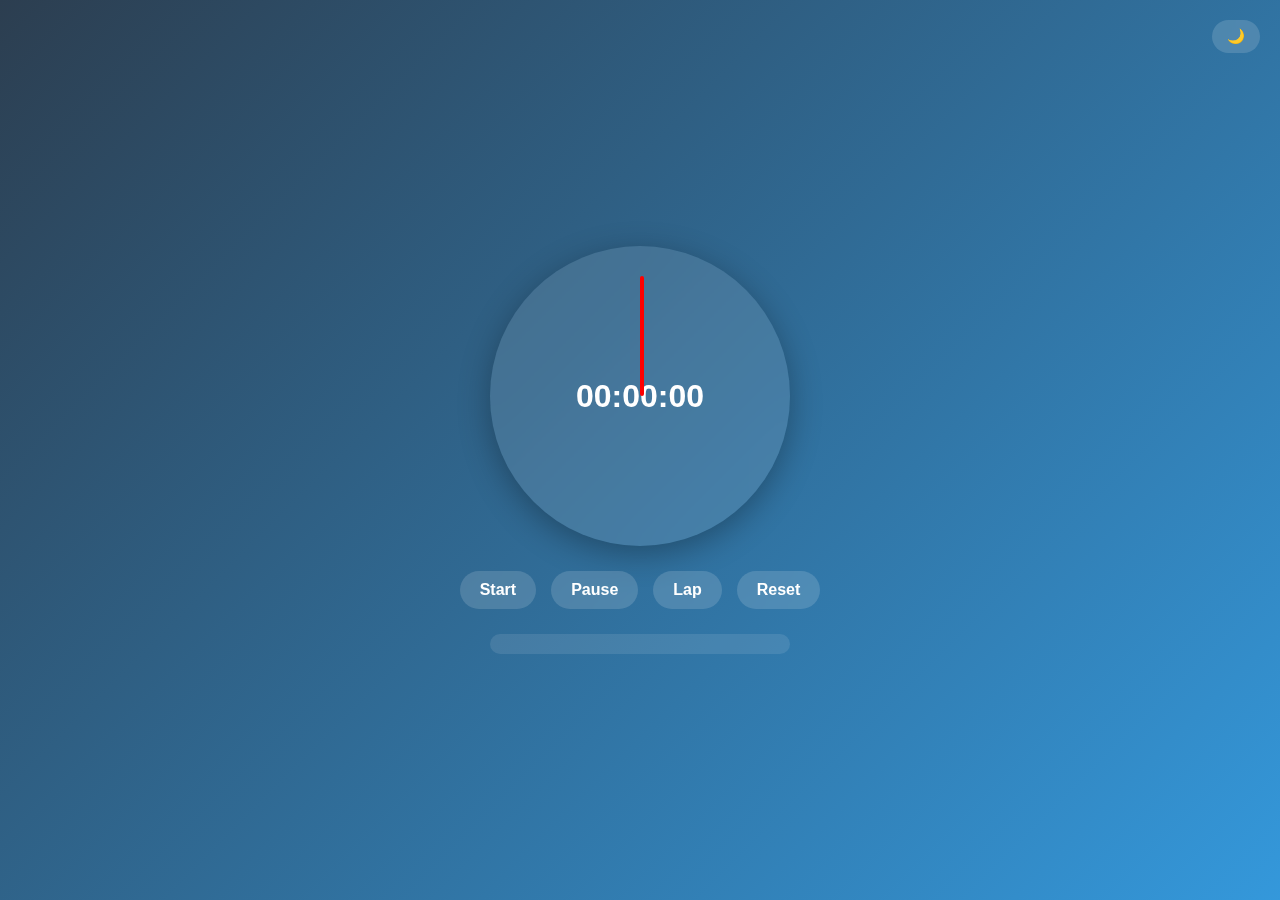
<file: PRODIGY_WD_02/index.html>
<!DOCTYPE html>
<html lang="en">
<head>
  <meta charset="UTF-8">
  <meta name="viewport" content="width=device-width, initial-scale=1.0">
  <title>Stopwatch</title>
  <style>
    body {
      margin: 0;
      font-family: 'Segoe UI', sans-serif;
      display: flex;
      justify-content: center;
      align-items: center;
      flex-direction: column;
      min-height: 100vh;
      background: linear-gradient(135deg, #2c3e50, #3498db);
      color: white;
    }

    .stopwatch {
      position: relative;
      width: 300px;
      height: 300px;
      border-radius: 50%;
      background: rgba(255, 255, 255, 0.1);
      backdrop-filter: blur(15px);
      display: flex;
      justify-content: center;
      align-items: center;
      box-shadow: 0 8px 32px rgba(0, 0, 0, 0.3);
    }

    .time {
      font-size: 2rem;
      font-weight: bold;
    }

    .needle {
      position: absolute;
      width: 4px;
      height: 120px;
      background: red;
      top: 30px;
      left: 50%;
      transform-origin: bottom center;
      transform: rotate(0deg);
      border-radius: 2px;
    }

    .controls {
      margin-top: 25px;
      display: flex;
      gap: 15px;
    }

    button {
      padding: 10px 20px;
      font-size: 1rem;
      font-weight: bold;
      border: none;
      border-radius: 25px;
      cursor: pointer;
      transition: 0.3s;
      background: rgba(255, 255, 255, 0.15);
      color: white;
      backdrop-filter: blur(5px);
    }

    button:hover {
      background: rgba(255, 255, 255, 0.3);
      transform: scale(1.1);
    }

    .laps {
      margin-top: 25px;
      width: 280px;
      max-height: 150px;
      overflow-y: auto;
      padding: 10px;
      background: rgba(255, 255, 255, 0.1);
      border-radius: 12px;
      text-align: left;
    }

    .laps div {
      padding: 5px;
      border-bottom: 1px solid rgba(255, 255, 255, 0.3);
      font-size: 1rem;
    }

    .theme-toggle {
      position: absolute;
      top: 20px;
      right: 20px;
      cursor: pointer;
      padding: 8px 15px;
      border-radius: 20px;
      background: rgba(255,255,255,0.15);
      backdrop-filter: blur(10px);
      font-weight: bold;
      font-size: 0.9rem;
    }
  </style>
</head>
<body>
  <div class="theme-toggle" onclick="toggleTheme()">🌙</div>
  <div class="stopwatch">
    <div class="needle" id="needle"></div>
    <div class="time" id="display">00:00:00</div>
  </div>

  <div class="controls">
    <button onclick="start()">Start</button>
    <button onclick="pause()">Pause</button>
    <button onclick="lap()">Lap</button>
    <button onclick="reset()">Reset</button>
  </div>

  <div class="laps" id="laps"></div>

  <audio id="tick-sound" src="https://www.soundjay.com/clock/sounds/clock-ticking-1.mp3"></audio>

  <script>
    let startTime, updatedTime, difference = 0, timerInterval;
    let isRunning = false;
    const display = document.getElementById("display");
    const needle = document.getElementById("needle");
    const tickSound = document.getElementById("tick-sound");

    function updateDisplay() {
      updatedTime = new Date().getTime() - startTime + difference;
      let hours = Math.floor((updatedTime / (1000 * 60 * 60)) % 24);
      let minutes = Math.floor((updatedTime / (1000 * 60)) % 60);
      let seconds = Math.floor((updatedTime / 1000) % 60);

      display.innerHTML = 
        (hours < 10 ? "0" : "") + hours + ":" + 
        (minutes < 10 ? "0" : "") + minutes + ":" + 
        (seconds < 10 ? "0" : "") + seconds;

      // Rotate needle
      let rotation = (seconds % 60) * 6; 
      needle.style.transform = `rotate(${rotation}deg)`;
    }

    function start() {
      if (!isRunning) {
        startTime = new Date().getTime();
        timerInterval = setInterval(updateDisplay, 1000);
        tickSound.play();
        tickSound.loop = true;
        isRunning = true;
      }
    }

    function pause() {
      if (isRunning) {
        clearInterval(timerInterval);
        difference += new Date().getTime() - startTime;
        tickSound.pause(); // stop ticking
        isRunning = false;
      }
    }

    function reset() {
      clearInterval(timerInterval);
      display.innerHTML = "00:00:00";
      needle.style.transform = "rotate(0deg)";
      difference = 0;
      tickSound.pause();
      tickSound.currentTime = 0;
      isRunning = false;
      document.getElementById("laps").innerHTML = "";
    }

    function lap() {
      if (isRunning) {
        const laps = document.getElementById("laps");
        const newLap = document.createElement("div");
        newLap.textContent = display.innerHTML;
        laps.appendChild(newLap);
      }
    }

    function toggleTheme() {
      document.body.classList.toggle("dark-mode");
      if (document.body.classList.contains("dark-mode")) {
        document.body.style.background = "linear-gradient(135deg, #000000, #434343)";
      } else {
        document.body.style.background = "linear-gradient(135deg, #2c3e50, #3498db)";
      }
    }
  </script>
</body>
</html>
</file>
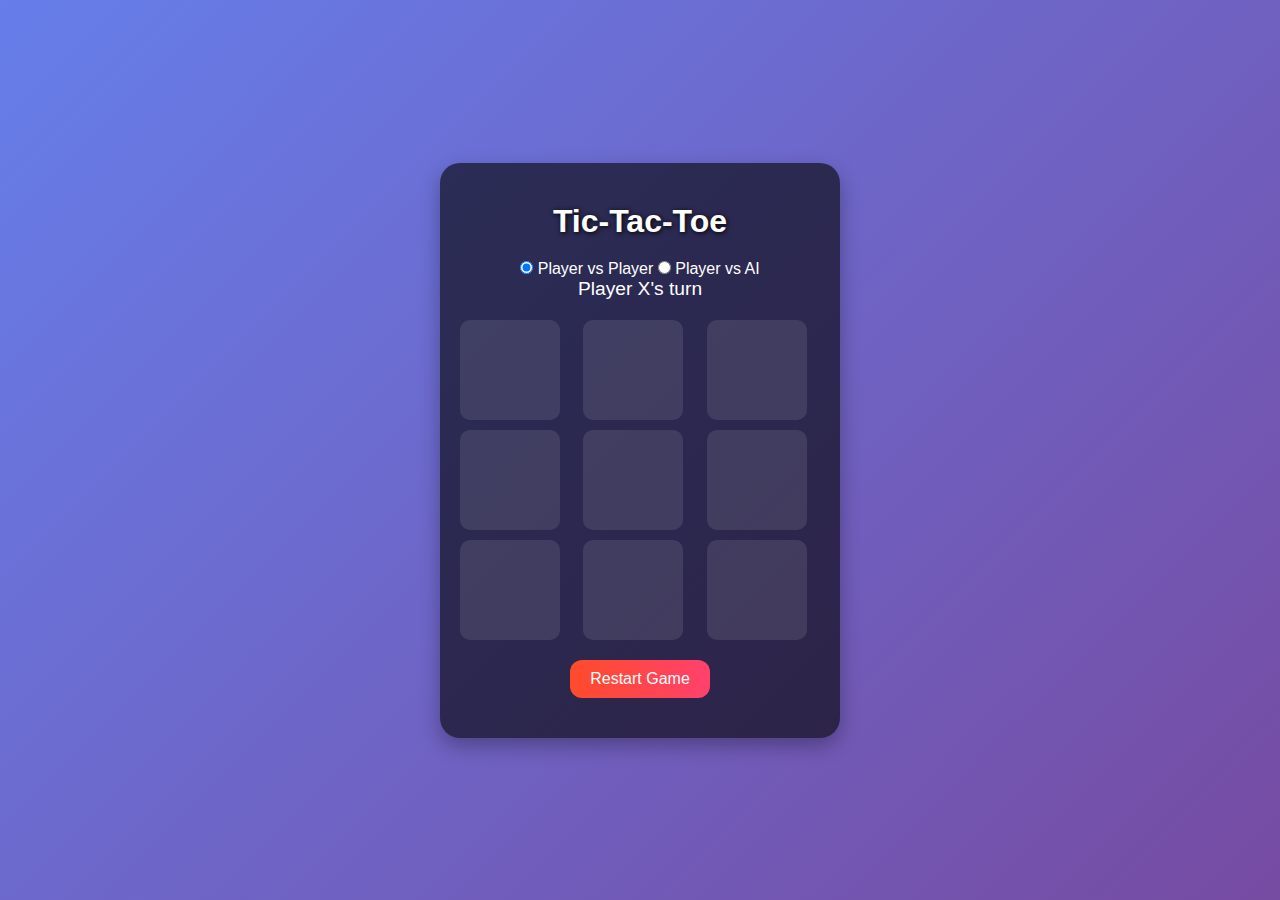
<file: PRODIGY_WD_03/index.html>
<!DOCTYPE html>
<html lang="en">
<head>
  <meta charset="UTF-8">
  <meta name="viewport" content="width=device-width, initial-scale=1.0">
  <title>Tic-Tac-Toe</title>
  <link rel="stylesheet" href="style.css">
</head>
<body>
<div class="container">
  <h1>Tic-Tac-Toe</h1>

  <div class="mode-select">
    <label>
      <input type="radio" name="mode" value="pvp" checked> Player vs Player
    </label>
    <label>
      <input type="radio" name="mode" value="pvc"> Player vs AI
    </label>
  </div>

  <div class="game-status" id="status">Player X's turn</div>
  <div class="game-board" id="board">
    <div class="cell" data-index="0"></div>
    <div class="cell" data-index="1"></div>
    <div class="cell" data-index="2"></div>
    <div class="cell" data-index="3"></div>
    <div class="cell" data-index="4"></div>
    <div class="cell" data-index="5"></div>
    <div class="cell" data-index="6"></div>
    <div class="cell" data-index="7"></div>
    <div class="cell" data-index="8"></div>
  </div>
  <button id="restartBtn">Restart Game</button>
</div>


  <script src="script.js"></script>
</body>
</html>
</file>
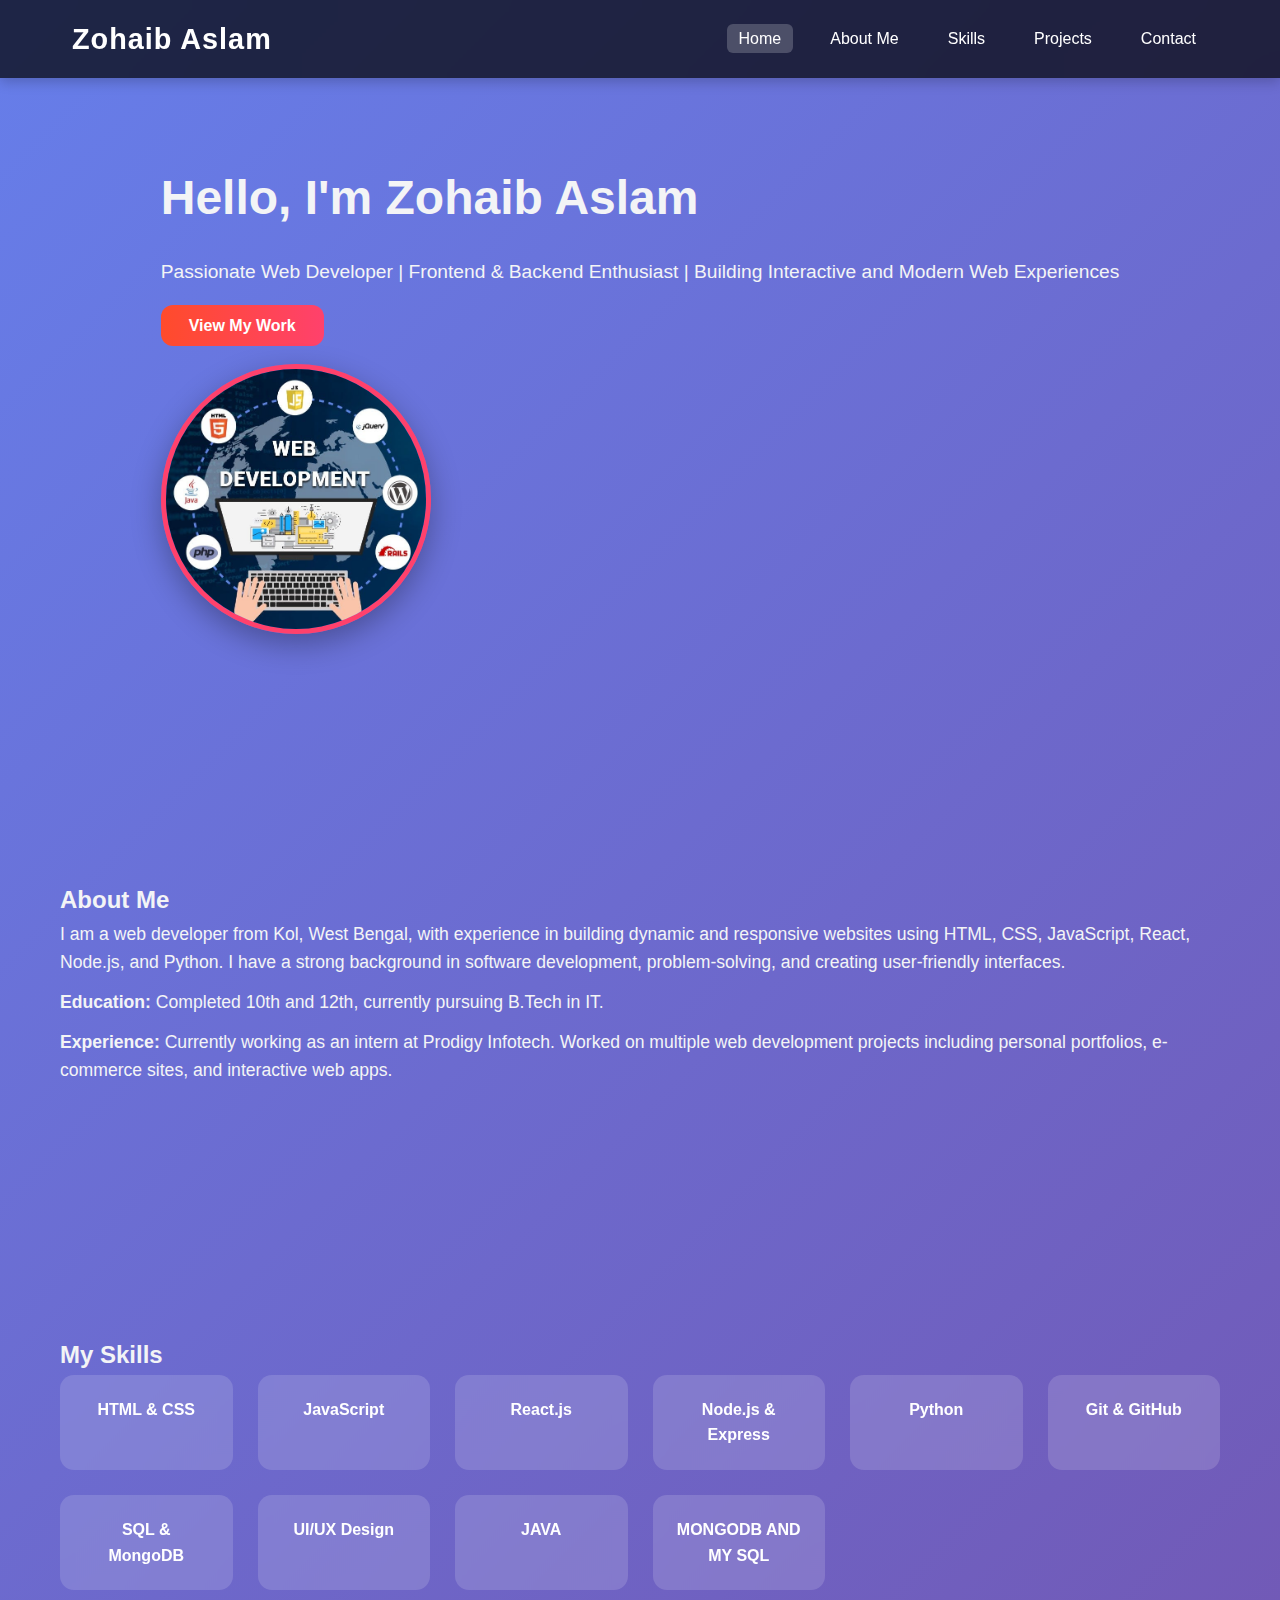
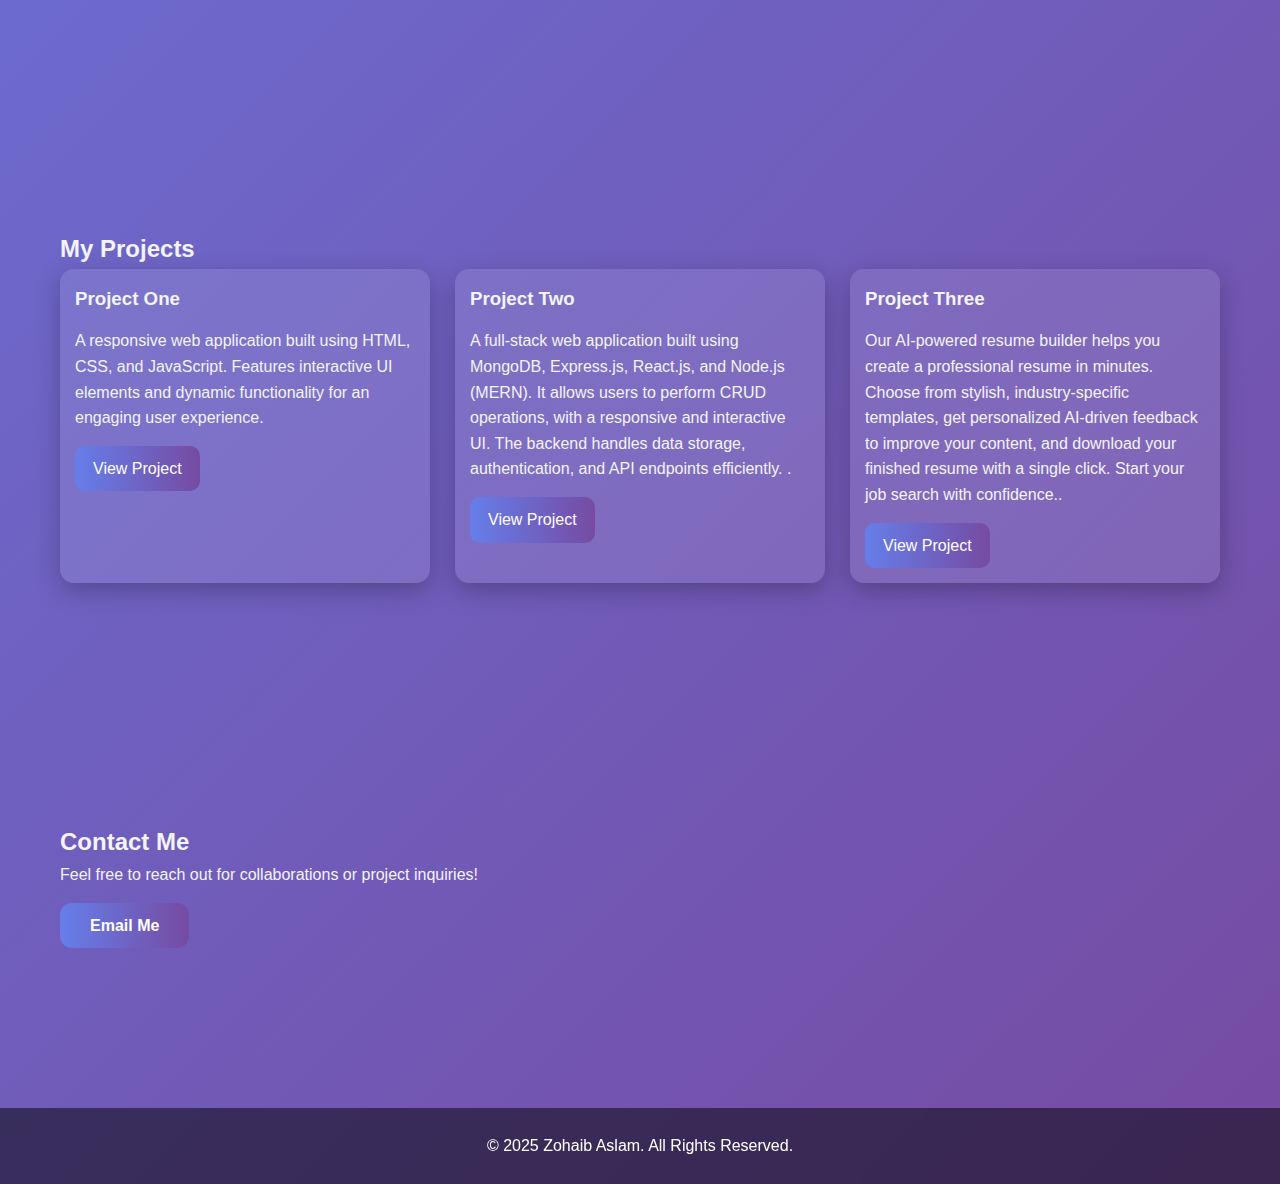
<file: PRODIGY_WD_04/index.html>
<!DOCTYPE html>
<html lang="en">
<head>
  <meta charset="UTF-8">
  <meta name="viewport" content="width=device-width, initial-scale=1.0">
  <title>Zohaib Aslam | Web Developer</title>
  <link rel="stylesheet" href="style.css">
  <link href="https://fonts.googleapis.com/css2?family=Roboto:wght@400;700&display=swap" rel="stylesheet">
</head>
<body>


  <header>
  <nav class="navbar">
  <div class="logo">Zohaib Aslam</div>
  <ul class="nav-links">
    <li><a href="#home" data-section="home" class="active">Home</a></li>
    <li><a href="#about" data-section="about">About Me</a></li>
    <li><a href="#skills" data-section="skills">Skills</a></li>
    <li><a href="#projects" data-section="projects">Projects</a></li>
    <li><a href="#contact" data-section="contact">Contact</a></li>
  </ul>
  <div class="hamburger">
    <span></span>
    <span></span>
    <span></span>
  </div>
</nav>
  </header>


  <section id="home" class="home-section">
    <div class="home-content">
      <div class="home-text">
        <h1>Hello, I'm Zohaib Aslam</h1>
        <p>Passionate Web Developer | Frontend & Backend Enthusiast | Building Interactive and Modern Web Experiences</p>
        <a href="#projects" class="btn">View My Work</a>
      </div>
      <br>
       <div class="home-image">
      <div class="photo-frame">
      <img src="photo.jpg" alt="Professional Photo">
      </div>
    </div>
  </div>
    </div>
  </section>


<section id="about" class="about-section">
  <h2>About Me</h2>
  <div class="about-content">
    <p>I am a web developer from Kol, West Bengal, with experience in building dynamic and responsive websites using HTML, CSS, JavaScript, React, Node.js, and Python. I have a strong background in software development, problem-solving, and creating user-friendly interfaces.</p>
    <p><strong>Education:</strong> Completed 10th and 12th, currently pursuing B.Tech in IT.</p>
    <p><strong>Experience:</strong> Currently working as an intern at Prodigy Infotech. Worked on multiple web development projects including personal portfolios, e-commerce sites, and interactive web apps.</p>
  </div>
</section>


  <section id="skills" class="skills-section">
    <h2>My Skills</h2>
    <div class="skills-grid">
      <div class="skill-card">HTML & CSS</div>
      <div class="skill-card">JavaScript</div>
      <div class="skill-card">React.js</div>
      <div class="skill-card">Node.js & Express</div>
      <div class="skill-card">Python</div>
      <div class="skill-card">Git & GitHub</div>
      <div class="skill-card">SQL & MongoDB</div>
      <div class="skill-card">UI/UX Design</div>
      <div class="skill-card">JAVA</div>
      <div class="skill-card">MONGODB AND MY SQL</div>
    </div>
  </section>


  <section id="projects" class="projects-section">
    <h2>My Projects</h2>
    <div class="projects-grid">
      <div class="project-card">
        <h3>Project One</h3>
        <p>A responsive web application built using HTML, CSS, and JavaScript.
Features interactive UI elements and dynamic functionality for an engaging user experience.</p>
        <a href="#" class="btn-small">View Project</a>
      </div>
      <div class="project-card">
        <h3>Project Two</h3>
        <p>A full-stack web application built using MongoDB, Express.js, React.js, and Node.js (MERN).
It allows users to perform CRUD operations, with a responsive and interactive UI.
The backend handles data storage, authentication, and API endpoints efficiently.
.</p>
        <a href="#" class="btn-small">View Project</a>
      </div>
      <div class="project-card">
        <h3>Project Three</h3>
        <p>Our AI-powered resume builder helps you create a professional resume in minutes. Choose from stylish, industry-specific templates, get personalized AI-driven feedback to improve your content, and download your finished resume with a single click. Start your job search with confidence..</p>
        <a href="#" class="btn-small">View Project</a>
      </div>
    </div>
  </section>


  <section id="contact" class="contact-section">
    <h2>Contact Me</h2>
    <p>Feel free to reach out for collaborations or project inquiries!</p>
    <br>
    <a href="iamzohaib777@gmail.com" class="btn">Email Me</a>
  </section>


  <footer>
    <p>&copy; 2025 Zohaib Aslam. All Rights Reserved.</p>
  </footer>

  <script src="script.js"></script>
</body>
</html>
</file>
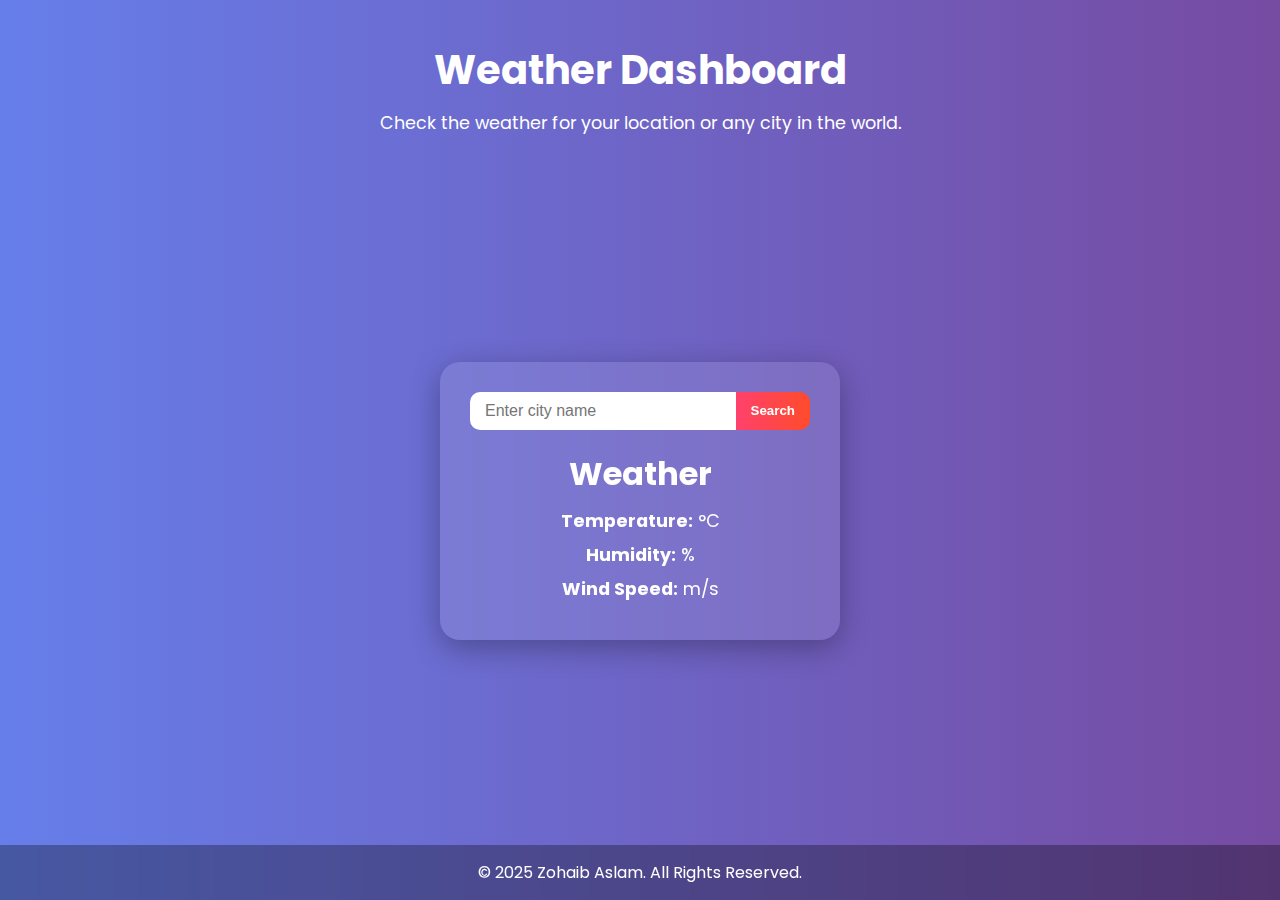
<file: PRODIGY_WD_05/index.html>
<!DOCTYPE html>
<html lang="en">
<head>
  <meta charset="UTF-8">
  <meta name="viewport" content="width=device-width, initial-scale=1.0">
  <title>Weather App</title>
  <link href="https://fonts.googleapis.com/css2?family=Poppins:wght@400;600;700&display=swap" rel="stylesheet">
  <link rel="stylesheet" href="style.css">
</head>
<body>

  <header>
    <h1>Weather Dashboard</h1>
    <p>Check the weather for your location or any city in the world.</p>
  </header>

  <main>
    <div class="weather-container">
      <div class="search-box">
        <input type="text" id="locationInput" placeholder="Enter city name">
        <button id="searchBtn">Search</button>
      </div>

      <div class="weather-info" id="weatherInfo">
        <h2 id="cityName">Weather</h2>
        <p id="description"></p>
        <p><strong>Temperature:</strong> <span id="temperature"></span>°C</p>
        <p><strong>Humidity:</strong> <span id="humidity"></span>%</p>
        <p><strong>Wind Speed:</strong> <span id="wind"></span> m/s</p>
      </div>
    </div>
  </main>

  <footer>
    <p>&copy; 2025 Zohaib Aslam. All Rights Reserved.</p>
  </footer>

  <script src="script.js"></script>
</body>
</html>
</file>
<file: PRODIGY_WD_03/style.css>
/* Reset & basic styles */
* {
  box-sizing: border-box;
  margin: 0;
  padding: 0;
  font-family: 'Segoe UI', sans-serif;
}

body {
  display: flex;
  justify-content: center;
  align-items: center;
  min-height: 100vh;
  background: linear-gradient(135deg, #667eea, #764ba2);
  color: #fff;
}

.container {
  text-align: center;
  background: rgba(0,0,0,0.6);
  padding: 40px 20px;
  border-radius: 20px;
  box-shadow: 0 8px 20px rgba(0,0,0,0.3);
  width: 90%;
  max-width: 400px;
}

h1 {
  margin-bottom: 20px;
  font-size: 2rem;
  text-shadow: 1px 1px 5px #000;
}

.game-status {
  margin-bottom: 20px;
  font-size: 1.2rem;
}

.game-board {
  display: grid;
  grid-template-columns: repeat(3, 1fr);
  gap: 10px;
}

.cell {
  width: 100px;
  height: 100px;
  background: rgba(255, 255, 255, 0.1);
  display: flex;
  align-items: center;
  justify-content: center;
  font-size: 2.5rem;
  font-weight: bold;
  cursor: pointer;
  border-radius: 10px;
  transition: background 0.3s, transform 0.2s;
}

.cell:hover {
  background: rgba(255, 255, 255, 0.3);
  transform: scale(1.05);
}

#restartBtn {
  margin-top: 20px;
  padding: 10px 20px;
  border: none;
  border-radius: 12px;
  font-size: 1rem;
  background: #ff416c;
  background: linear-gradient(to right, #ff4b2b, #ff416c);
  color: #fff;
  cursor: pointer;
  transition: transform 0.2s;
}

#restartBtn:hover {
  transform: scale(1.05);
}

/* Responsive */
@media (max-width: 500px) {
  .cell {
    width: 70px;
    height: 70px;
    font-size: 2rem;
  }
}
</file>
<file: PRODIGY_WD_04/style.css>
/* Fonts & Reset */
* {
  margin: 0;
  padding: 0;
  box-sizing: border-box;
}

body {
  font-family: 'Poppins', sans-serif;
  line-height: 1.6;
  color: #f3f4f6;
  background: linear-gradient(135deg, #667eea, #764ba2);
  scroll-behavior: smooth;
}

/* Navbar */
header {
  position: fixed;
  width: 100%;
  background: rgba(0,0,0,0.7);
  backdrop-filter: blur(10px);
  box-shadow: 0 4px 12px rgba(0,0,0,0.2);
  z-index: 100;
}

.navbar {
  display: flex;
  justify-content: space-between;
  align-items: center;
  max-width: 1200px;
  margin: auto;
  padding: 1rem 2rem;
}

.navbar .logo {
  font-weight: 700;
  font-size: 1.8rem;
  color: #fff;
  letter-spacing: 1px;
}

.navbar .nav-links {
  display: flex;
  list-style: none;
}

.navbar .nav-links li {
  margin-left: 25px;
}

.navbar .nav-links a {
  text-decoration: none;
  color: #fff;
  font-weight: 500;
  padding: 6px 12px;
  border-radius: 6px;
  transition: 0.3s;
}

.navbar .nav-links a:hover,
.navbar .nav-links a.active {
  background: rgba(255, 255, 255, 0.2);
  color: #fff;
}

/* Hamburger */
.hamburger {
  display: none;
  flex-direction: column;
  cursor: pointer;
}

.hamburger span {
  height: 3px;
  width: 25px;
  background: #fff;
  margin-bottom: 4px;
  border-radius: 2px;
}

/* Sections */
section {
  padding: 120px 20px;
  max-width: 1200px;
  margin: auto;
}

h1, h2 {
  font-family: 'Montserrat', sans-serif;
  font-weight: 700;
}

.home-section {
  display: flex;
  align-items: center;
  justify-content: center;
  gap: 60px;
  flex-wrap: wrap;
  padding-top: 160px;
}

.home-text h1 {
  font-size: 3rem;
  margin-bottom: 20px;
}

.home-text p {
  font-size: 1.2rem;
  margin-bottom: 25px;
}

.home-text .btn {
  padding: 12px 28px;
  background: linear-gradient(to right, #ff4b2b, #ff416c);
  color: #fff;
  text-decoration: none;
  border-radius: 12px;
  font-weight: 600;
  transition: 0.3s;
}

.home-text .btn:hover {
  transform: scale(1.05);
}

.home-image img {
  border-radius: 50%;
  width: 270px;
  height: 270px;
  object-fit: cover;
  border: 5px solid #ff416c;
  box-shadow: 0 10px 30px rgba(0,0,0,0.3);
  transition: 0.4s;
}

.home-image img:hover {
  transform: scale(1.05);
}

/* About */
.about-section p {
  margin-bottom: 12px;
  font-size: 1.1rem;
}

/* Skills */
.skills-grid {
  display: grid;
  grid-template-columns: repeat(auto-fit, minmax(150px, 1fr));
  gap: 25px;
}

.skill-card {
  background: rgba(255, 255, 255, 0.15);
  color: #fff;
  padding: 22px;
  border-radius: 14px;
  text-align: center;
  font-weight: 600;
  backdrop-filter: blur(6px);
  transition: 0.3s;
}

.skill-card:hover {
  transform: scale(1.08);
  background: rgba(255, 255, 255, 0.25);
}

/* Projects */
.projects-grid {
  display: grid;
  grid-template-columns: repeat(auto-fit, minmax(280px, 1fr));
  gap: 25px;
}

.project-card {
  background: rgba(255, 255, 255, 0.1);
  border-radius: 14px;
  overflow: hidden;
  box-shadow: 0 8px 25px rgba(0,0,0,0.25);
  transition: 0.4s;
}

.project-card:hover {
  transform: translateY(-8px);
  box-shadow: 0 12px 35px rgba(0,0,0,0.35);
}

.project-card img {
  width: 100%;
  height: 160px;
  object-fit: cover;
}

.project-card h3 {
  margin: 15px;
}

.project-card p {
  margin: 0 15px 15px 15px;
}

.btn-small {
  display: inline-block;
  margin: 0 15px 15px 15px;
  padding: 10px 18px;
  background: linear-gradient(to right, #667eea, #764ba2);
  color: #fff;
  border-radius: 10px;
  text-decoration: none;
  transition: 0.3s;
}

.btn-small:hover {
  transform: scale(1.05);
}

/* Contact */
.contact-section a.btn {
  padding: 14px 30px;
  background: linear-gradient(to right, #667eea, #764ba2);
  color: #fff;
  text-decoration: none;
  border-radius: 12px;
  font-weight: 600;
  transition: 0.3s;
}

.contact-section a.btn:hover {
  transform: scale(1.05);
}

/* Footer */
footer {
  text-align: center;
  padding: 25px;
  background: rgba(0,0,0,0.5);
  margin-top: 50px;
  color: #fff;
  backdrop-filter: blur(6px);
}

/* Responsive */
@media(max-width: 768px){
  .hamburger {
    display: flex;
  }
  .nav-links {
    position: absolute;
    top: 70px;
    right: -100%;
    width: 220px;
    flex-direction: column;
    background: rgba(0,0,0,0.85);
    transition: 0.3s;
    box-shadow: 0 6px 20px rgba(0,0,0,0.3);
    border-radius: 0 0 10px 10px;
  }
  .nav-links.active {
    right: 0;
  }
  .nav-links li {
    margin: 20px 0;
    text-align: center;
  }
}
</file>
<file: PRODIGY_WD_05/style.css>
/* Reset */
* { margin: 0; padding: 0; box-sizing: border-box; }

body {
  font-family: 'Poppins', sans-serif;
  background: linear-gradient(to right, #667eea, #764ba2);
  color: #fff;
  display: flex;
  flex-direction: column;
  min-height: 100vh;
}

header { text-align: center; padding: 40px 20px 20px 20px; }
header h1 { font-size: 2.5rem; margin-bottom: 10px; }
header p { font-size: 1.1rem; }

main {
  flex: 1;
  display: flex;
  justify-content: center;
  align-items: center;
  padding: 20px;
}

.weather-container {
  background: rgba(255,255,255,0.1);
  padding: 30px;
  border-radius: 20px;
  max-width: 400px;
  width: 100%;
  backdrop-filter: blur(8px);
  box-shadow: 0 8px 30px rgba(0,0,0,0.3);
  text-align: center;
  transition: 0.3s;
}

.weather-container:hover { transform: scale(1.03); }

.search-box { display: flex; margin-bottom: 20px; }

.search-box input {
  flex: 1;
  padding: 10px 15px;
  border-radius: 10px 0 0 10px;
  border: none;
  font-size: 1rem;
}

.search-box button {
  padding: 10px 15px;
  border: none;
  border-radius: 0 10px 10px 0;
  background: linear-gradient(to right, #ff416c, #ff4b2b);
  color: #fff;
  font-weight: 600;
  cursor: pointer;
  transition: 0.3s;
}

.search-box button:hover { transform: scale(1.05); }

.weather-info h2 { font-size: 2rem; margin-bottom: 10px; }
.weather-info p { margin: 8px 0; font-size: 1.1rem; }

footer {
  text-align: center;
  padding: 15px;
  background: rgba(0,0,0,0.3);
  backdrop-filter: blur(6px);
}

@media(max-width: 500px){
  .weather-container { padding: 20px; }
  .search-box input, .search-box button { font-size: 0.9rem; padding: 8px; }
  header h1 { font-size: 2rem; }
}
</file>
